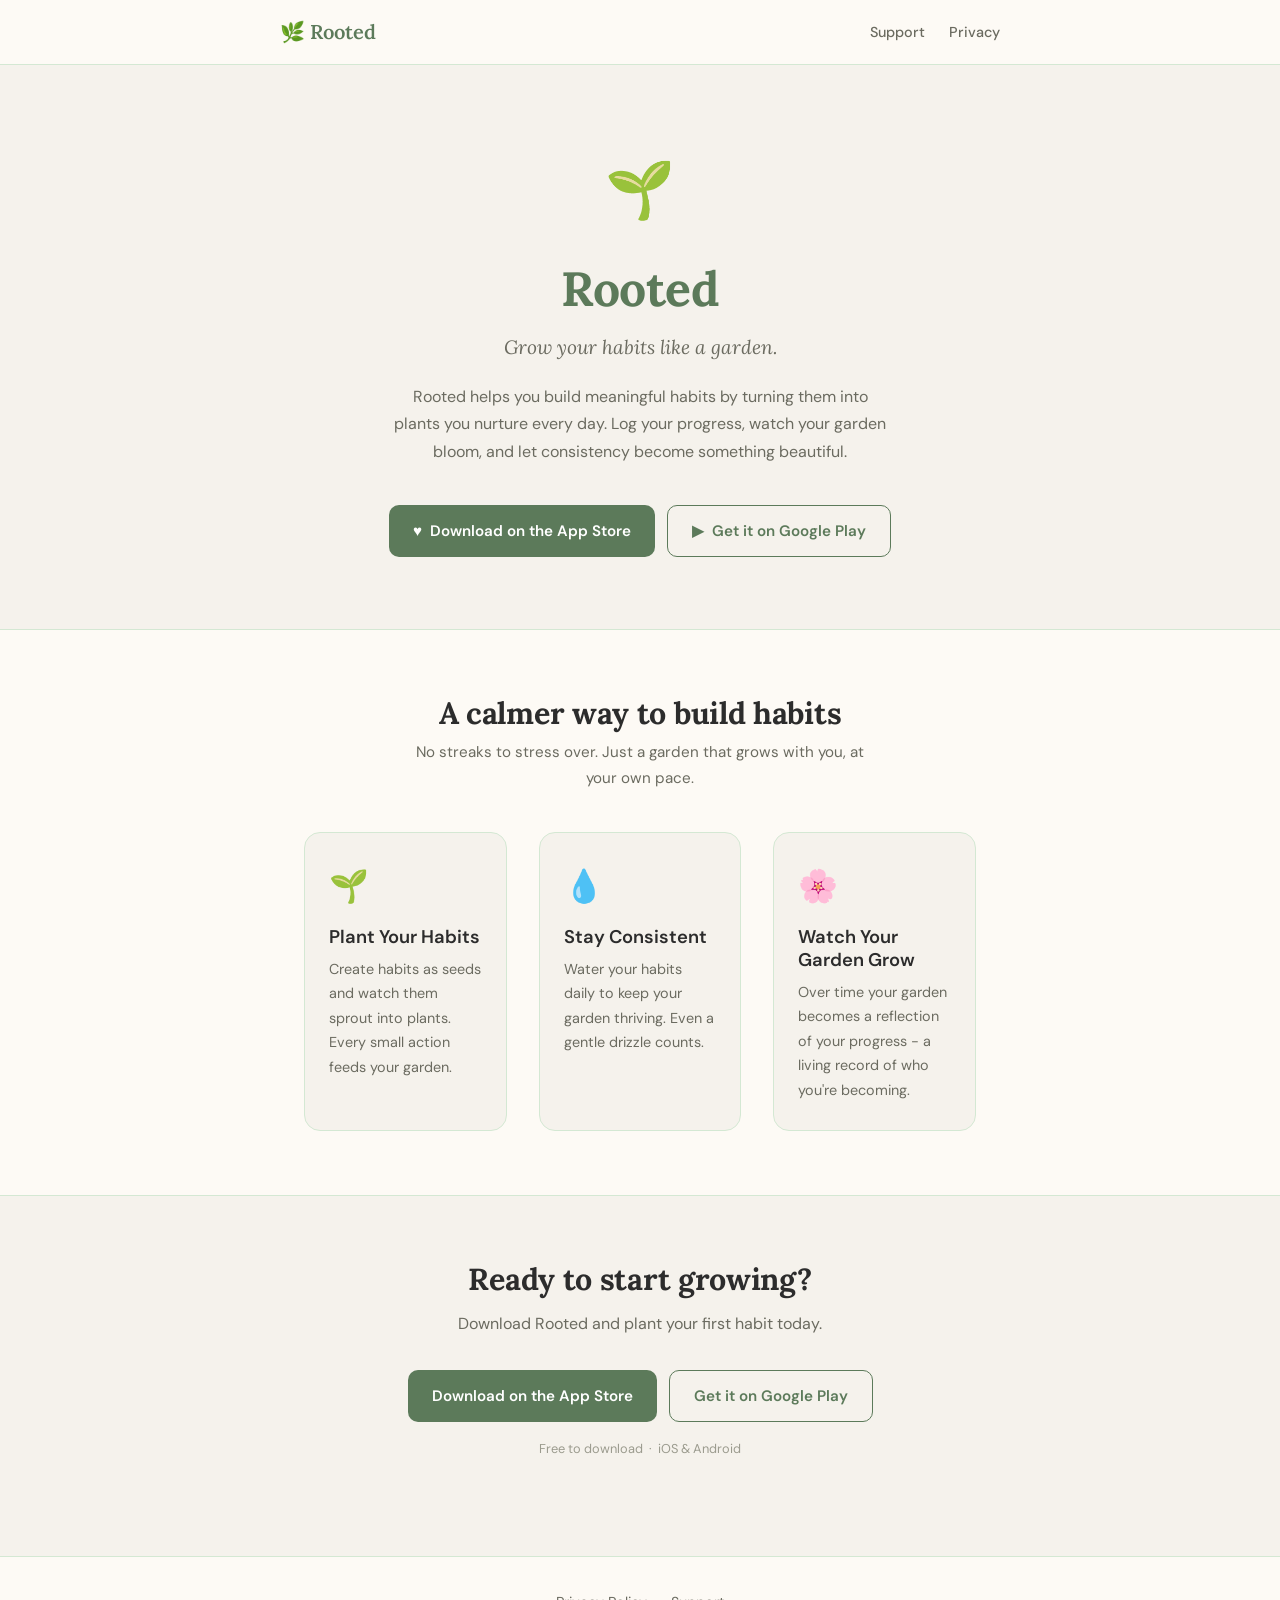
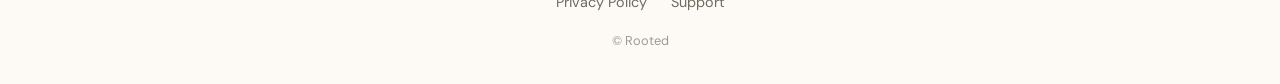
<file: index.html>
<!DOCTYPE html>
<html lang="en">
<head>
  <meta charset="UTF-8" />
  <meta name="viewport" content="width=device-width, initial-scale=1.0" />
  <title>Rooted - Grow your habits like a garden</title>
  <meta name="description" content="Rooted helps you build lasting habits by turning them into plants you nurture every day. Watch your garden flourish as your consistency grows." />
  <link rel="preconnect" href="https://fonts.googleapis.com" />
  <link href="https://fonts.googleapis.com/css2?family=Lora:ital,wght@0,400;0,600;1,400&family=DM+Sans:wght@300;400;500;600&display=swap" rel="stylesheet" />
  <link rel="stylesheet" href="styles.css" />
</head>
<body>

  <!-- Navigation -->
  <nav>
    <div class="nav-inner">
      <a href="index.html" class="nav-logo">🌿 Rooted</a>
      <ul class="nav-links">
        <li><a href="support.html">Support</a></li>
        <li><a href="privacy.html">Privacy</a></li>
      </ul>
    </div>
  </nav>

  <!-- Hero -->
  <section class="hero">
    <div class="container">
      <span class="hero-plant">🌱</span>
      <h1><span>Rooted</span></h1>
      <p class="hero-tagline">Grow your habits like a garden.</p>
      <p class="hero-desc">
        Rooted helps you build meaningful habits by turning them into plants you
        nurture every day. Log your progress, watch your garden bloom, and let
        consistency become something beautiful.
      </p>
      <div class="btn-group">
        <a href="#" class="btn btn-primary">
          <span>&#x2665;</span> Download on the App Store
        </a>
        <a href="#" class="btn btn-outline">
          <span>&#9654;</span> Get it on Google Play
        </a>
      </div>
    </div>
  </section>

  <!-- Features -->
  <section class="features">
    <div class="container">
      <h2 class="section-header">A calmer way to build habits</h2>
      <p class="section-sub">No streaks to stress over. Just a garden that grows with you, at your own pace.</p>
      <div class="features-grid">

        <div class="feature-card">
          <span class="feature-icon">🌱</span>
          <h3>Plant Your Habits</h3>
          <p>Create habits as seeds and watch them sprout into plants. Every small action feeds your garden.</p>
        </div>

        <div class="feature-card">
          <span class="feature-icon">💧</span>
          <h3>Stay Consistent</h3>
          <p>Water your habits daily to keep your garden thriving. Even a gentle drizzle counts.</p>
        </div>

        <div class="feature-card">
          <span class="feature-icon">🌸</span>
          <h3>Watch Your Garden Grow</h3>
          <p>Over time your garden becomes a reflection of your progress - a living record of who you're becoming.</p>
        </div>

      </div>
    </div>
  </section>

  <!-- Download -->
  <section class="download">
    <div class="container">
      <h2>Ready to start growing?</h2>
      <p>Download Rooted and plant your first habit today.</p>
      <div class="btn-group">
        <a href="#" class="btn btn-primary">Download on the App Store</a>
        <a href="#" class="btn btn-outline">Get it on Google Play</a>
      </div>
      <p class="store-note">Free to download &nbsp;·&nbsp; iOS &amp; Android</p>
    </div>
  </section>

  <!-- Footer -->
  <footer>
    <div class="footer-inner">
      <ul class="footer-links">
        <li><a href="privacy.html">Privacy Policy</a></li>
        <li><a href="support.html">Support</a></li>
      </ul>
      <p class="footer-copy">&copy; Rooted</p>
    </div>
  </footer>

</body>
</html>
</file>
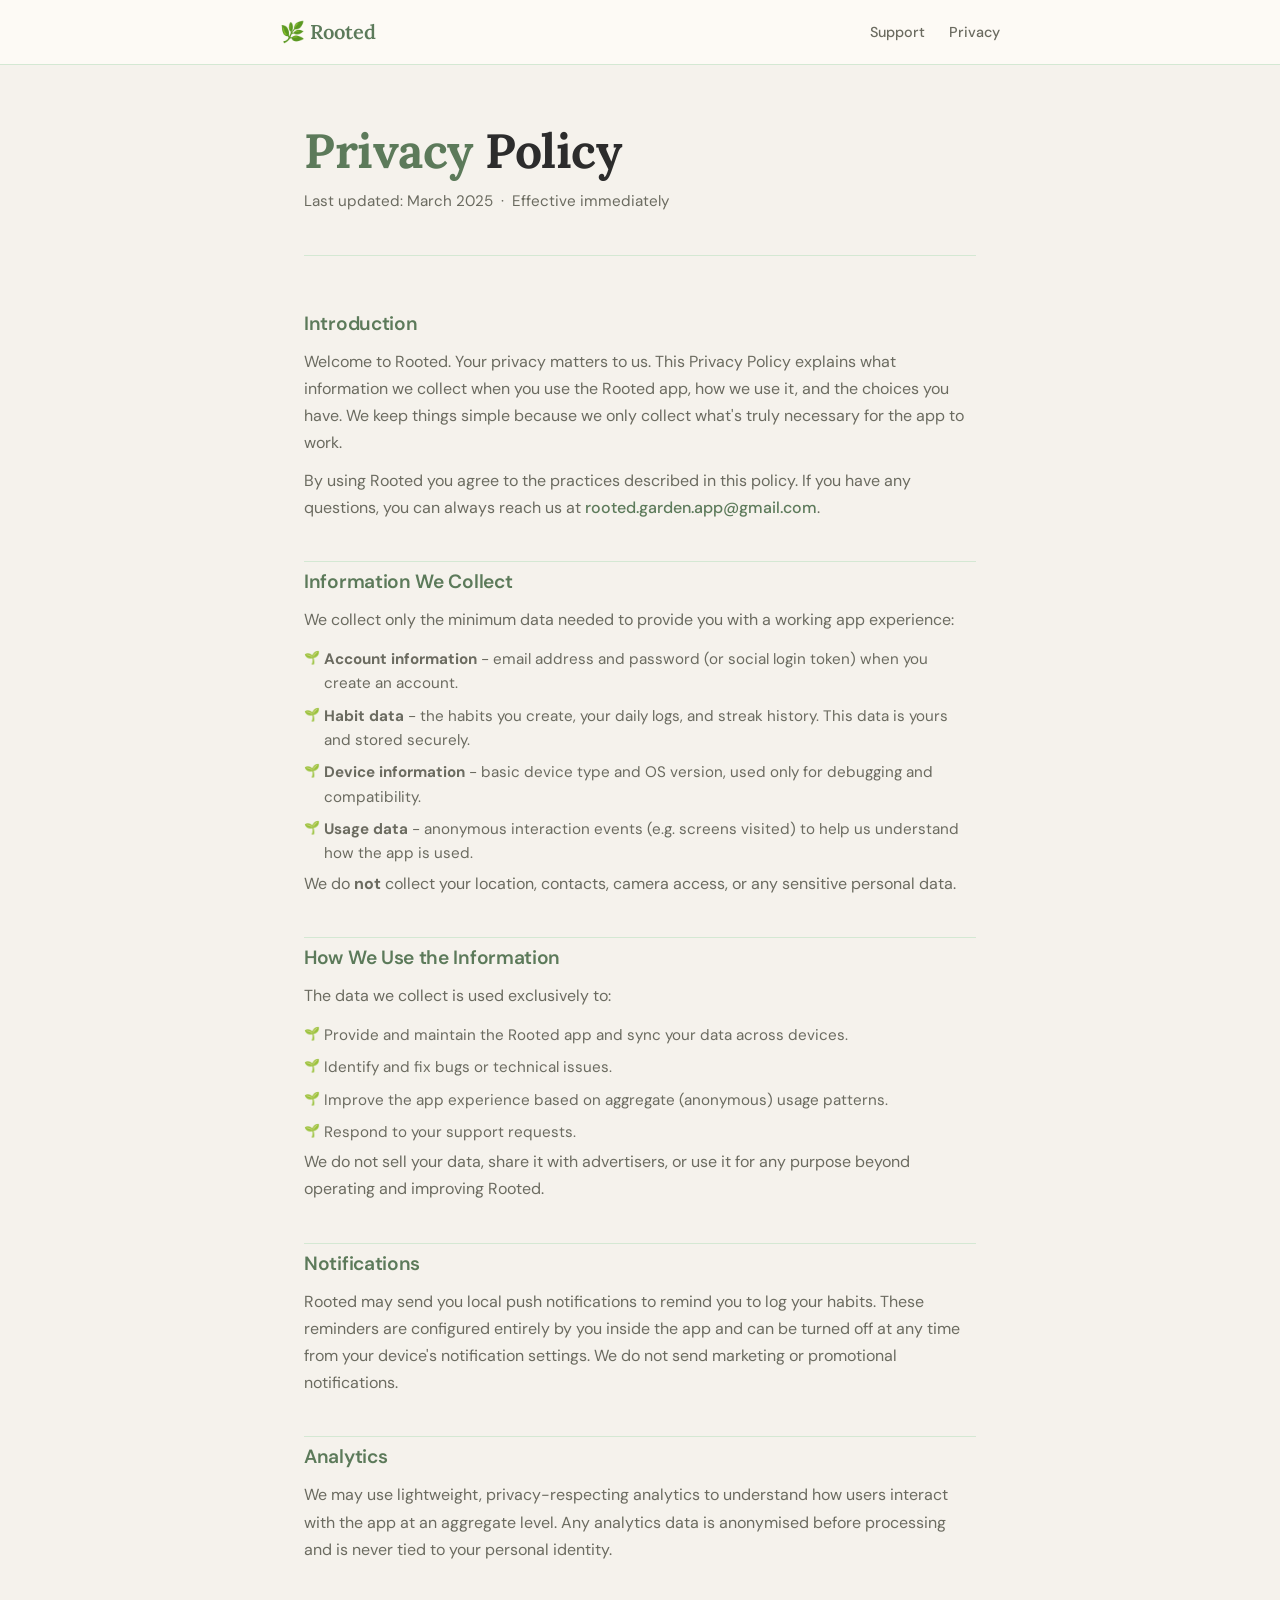
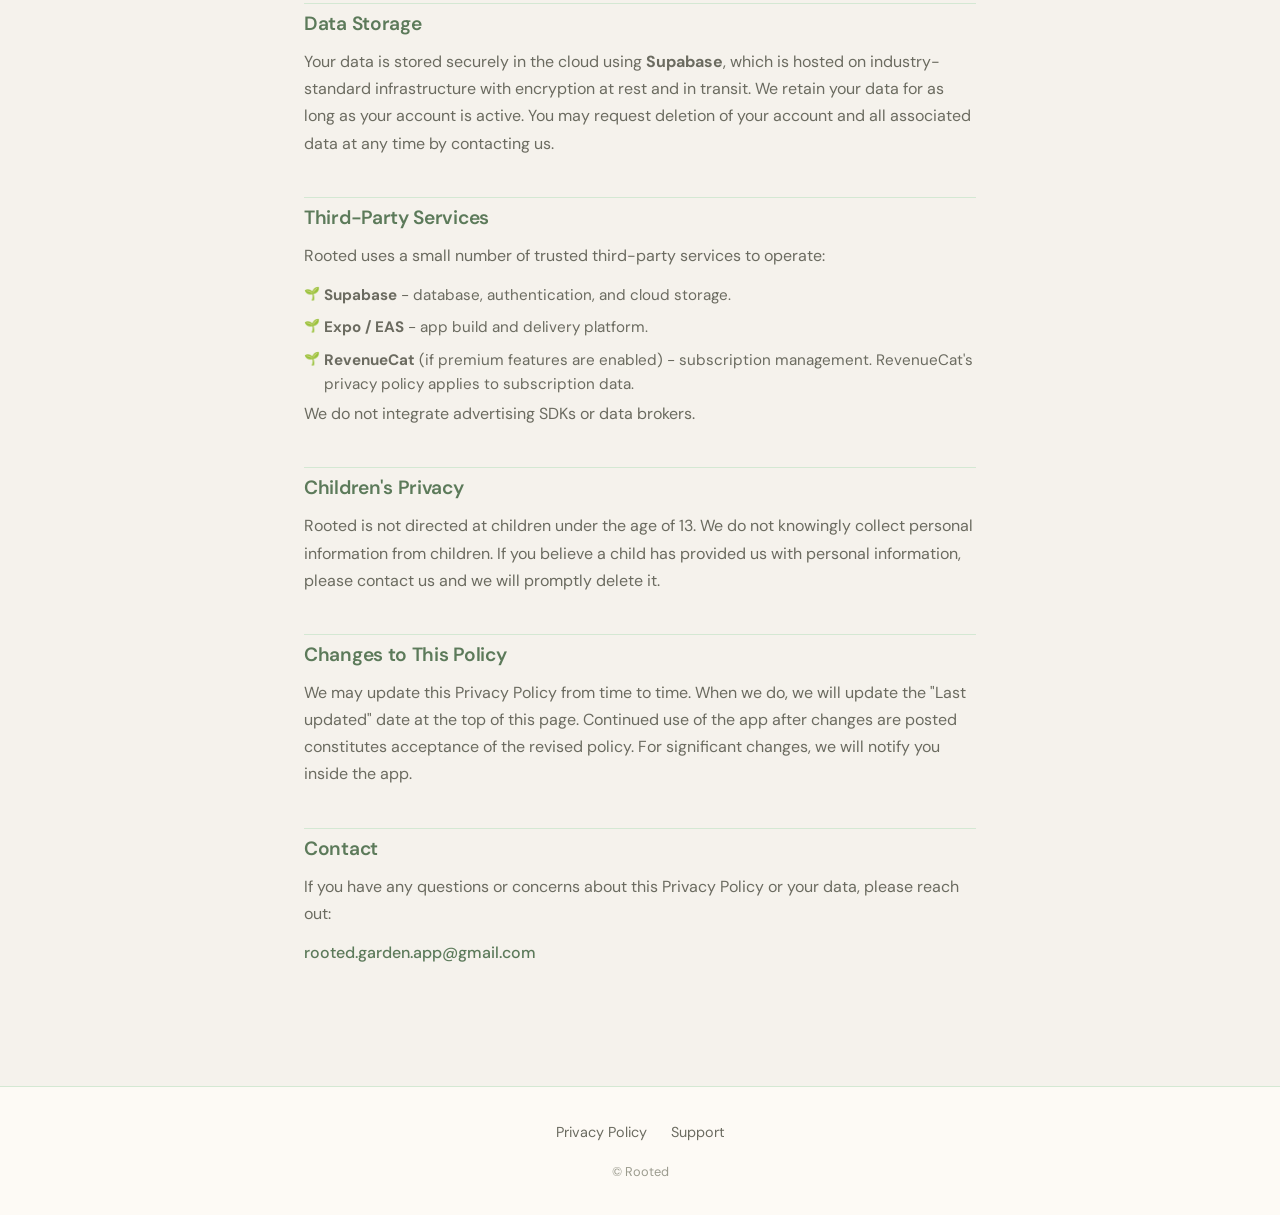
<file: privacy.html>
<!DOCTYPE html>
<html lang="en">
<head>
  <meta charset="UTF-8" />
  <meta name="viewport" content="width=device-width, initial-scale=1.0" />
  <title>Privacy Policy - Rooted</title>
  <meta name="description" content="Rooted privacy policy - how we collect, use, and protect your data." />
  <link rel="preconnect" href="https://fonts.googleapis.com" />
  <link href="https://fonts.googleapis.com/css2?family=Lora:ital,wght@0,400;0,600;1,400&family=DM+Sans:wght@300;400;500;600&display=swap" rel="stylesheet" />
  <link rel="stylesheet" href="styles.css" />
</head>
<body>

  <!-- Navigation -->
  <nav>
    <div class="nav-inner">
      <a href="index.html" class="nav-logo">🌿 Rooted</a>
      <ul class="nav-links">
        <li><a href="support.html">Support</a></li>
        <li><a href="privacy.html">Privacy</a></li>
      </ul>
    </div>
  </nav>

  <!-- Page Hero -->
  <div class="container">
    <div class="page-hero">
      <h1><span>Privacy</span> Policy</h1>
      <p>Last updated: March 2025 &nbsp;·&nbsp; Effective immediately</p>
    </div>
  </div>

  <!-- Content -->
  <div class="container prose" style="padding-bottom: 80px;">

    <section>
      <h2>Introduction</h2>
      <p>
        Welcome to Rooted. Your privacy matters to us. This Privacy Policy explains what information we collect when
        you use the Rooted app, how we use it, and the choices you have. We keep things simple because we only collect
        what's truly necessary for the app to work.
      </p>
      <p>
        By using Rooted you agree to the practices described in this policy. If you have any questions, you can always
        reach us at <a href="mailto:rooted.garden.app@gmail.com">rooted.garden.app@gmail.com</a>.
      </p>
    </section>

    <section>
      <h2>Information We Collect</h2>
      <p>We collect only the minimum data needed to provide you with a working app experience:</p>
      <ul>
        <li><strong>Account information</strong> - email address and password (or social login token) when you create an account.</li>
        <li><strong>Habit data</strong> - the habits you create, your daily logs, and streak history. This data is yours and stored securely.</li>
        <li><strong>Device information</strong> - basic device type and OS version, used only for debugging and compatibility.</li>
        <li><strong>Usage data</strong> - anonymous interaction events (e.g. screens visited) to help us understand how the app is used.</li>
      </ul>
      <p>We do <strong>not</strong> collect your location, contacts, camera access, or any sensitive personal data.</p>
    </section>

    <section>
      <h2>How We Use the Information</h2>
      <p>The data we collect is used exclusively to:</p>
      <ul>
        <li>Provide and maintain the Rooted app and sync your data across devices.</li>
        <li>Identify and fix bugs or technical issues.</li>
        <li>Improve the app experience based on aggregate (anonymous) usage patterns.</li>
        <li>Respond to your support requests.</li>
      </ul>
      <p>We do not sell your data, share it with advertisers, or use it for any purpose beyond operating and improving Rooted.</p>
    </section>

    <section>
      <h2>Notifications</h2>
      <p>
        Rooted may send you local push notifications to remind you to log your habits. These reminders are configured
        entirely by you inside the app and can be turned off at any time from your device's notification settings.
        We do not send marketing or promotional notifications.
      </p>
    </section>

    <section>
      <h2>Analytics</h2>
      <p>
        We may use lightweight, privacy-respecting analytics to understand how users interact with the app at an
        aggregate level. Any analytics data is anonymised before processing and is never tied to your personal identity.
      </p>
    </section>

    <section>
      <h2>Data Storage</h2>
      <p>
        Your data is stored securely in the cloud using <strong>Supabase</strong>, which is hosted on industry-standard
        infrastructure with encryption at rest and in transit. We retain your data for as long as your account is active.
        You may request deletion of your account and all associated data at any time by contacting us.
      </p>
    </section>

    <section>
      <h2>Third-Party Services</h2>
      <p>Rooted uses a small number of trusted third-party services to operate:</p>
      <ul>
        <li><strong>Supabase</strong> - database, authentication, and cloud storage.</li>
        <li><strong>Expo / EAS</strong> - app build and delivery platform.</li>
        <li><strong>RevenueCat</strong> (if premium features are enabled) - subscription management. RevenueCat's privacy policy applies to subscription data.</li>
      </ul>
      <p>We do not integrate advertising SDKs or data brokers.</p>
    </section>

    <section>
      <h2>Children's Privacy</h2>
      <p>
        Rooted is not directed at children under the age of 13. We do not knowingly collect personal information from
        children. If you believe a child has provided us with personal information, please contact us and we will
        promptly delete it.
      </p>
    </section>

    <section>
      <h2>Changes to This Policy</h2>
      <p>
        We may update this Privacy Policy from time to time. When we do, we will update the "Last updated" date at the
        top of this page. Continued use of the app after changes are posted constitutes acceptance of the revised policy.
        For significant changes, we will notify you inside the app.
      </p>
    </section>

    <section>
      <h2>Contact</h2>
      <p>
        If you have any questions or concerns about this Privacy Policy or your data, please reach out:
      </p>
      <p style="margin-top: 12px;">
        <a href="mailto:rooted.garden.app@gmail.com">rooted.garden.app@gmail.com</a>
      </p>
    </section>

  </div>

  <!-- Footer -->
  <footer>
    <div class="footer-inner">
      <ul class="footer-links">
        <li><a href="privacy.html">Privacy Policy</a></li>
        <li><a href="support.html">Support</a></li>
      </ul>
      <p class="footer-copy">&copy; Rooted</p>
    </div>
  </footer>

</body>
</html>
</file>
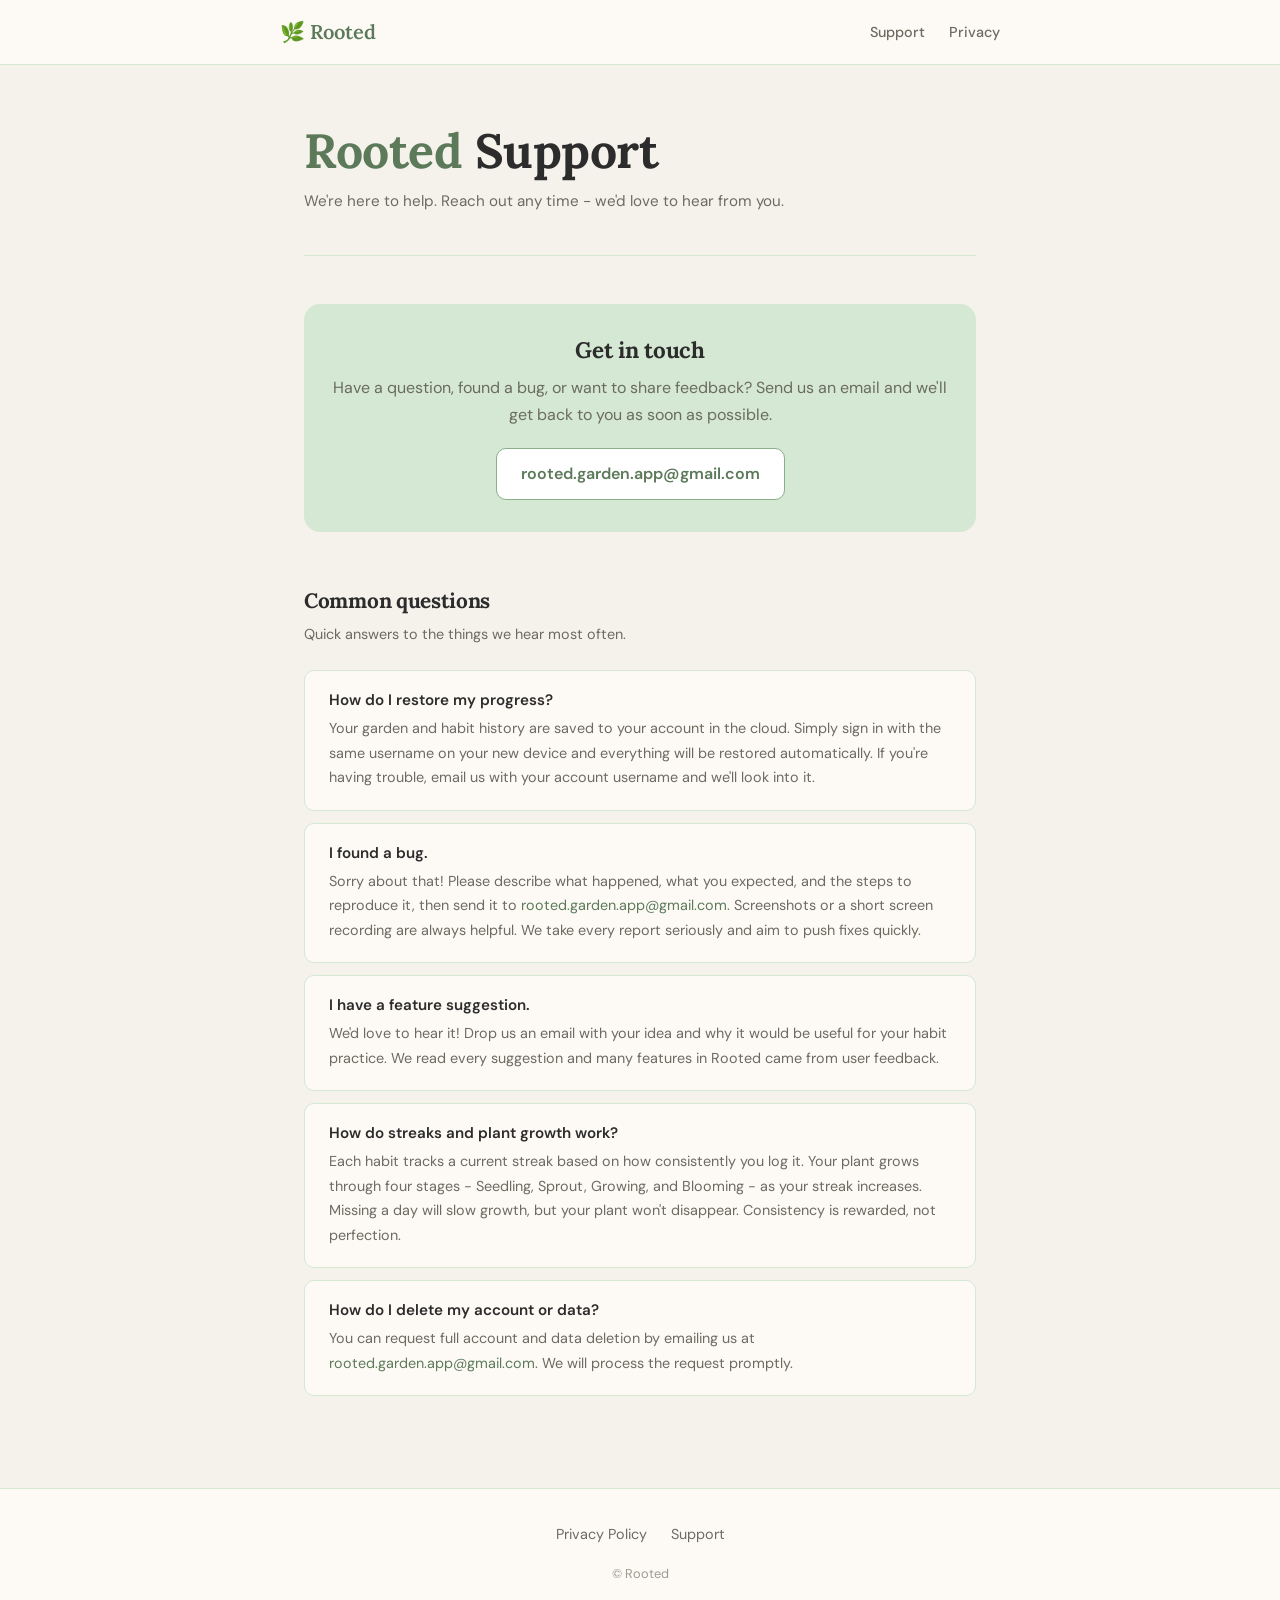
<file: support.html>
<!DOCTYPE html>
<html lang="en">
<head>
  <meta charset="UTF-8" />
  <meta name="viewport" content="width=device-width, initial-scale=1.0" />
  <title>Support - Rooted</title>
  <meta name="description" content="Get help with Rooted - contact support or browse common questions." />
  <link rel="preconnect" href="https://fonts.googleapis.com" />
  <link href="https://fonts.googleapis.com/css2?family=Lora:ital,wght@0,400;0,600;1,400&family=DM+Sans:wght@300;400;500;600&display=swap" rel="stylesheet" />
  <link rel="stylesheet" href="styles.css" />
</head>
<body>

  <!-- Navigation -->
  <nav>
    <div class="nav-inner">
      <a href="index.html" class="nav-logo">🌿 Rooted</a>
      <ul class="nav-links">
        <li><a href="support.html">Support</a></li>
        <li><a href="privacy.html">Privacy</a></li>
      </ul>
    </div>
  </nav>

  <!-- Page Hero -->
  <div class="container">
    <div class="page-hero">
      <h1><span>Rooted</span> Support</h1>
      <p>We're here to help. Reach out any time - we'd love to hear from you.</p>
    </div>
  </div>

  <!-- Contact -->
  <div class="container" style="padding-bottom: 56px;">

    <div class="contact-card">
      <h2>Get in touch</h2>
      <p>
        Have a question, found a bug, or want to share feedback? Send us an email and we'll get back to you as soon as possible.
      </p>
      <a href="mailto:rooted.garden.app@gmail.com" class="contact-email">
        rooted.garden.app@gmail.com
      </a>
    </div>

  </div>

  <!-- FAQ -->
  <div class="container" style="padding-bottom: 80px;">

    <h2 style="margin-bottom: 8px; font-size: 1.3rem;">Common questions</h2>
    <p style="margin-bottom: 24px; font-size: 0.9rem;">Quick answers to the things we hear most often.</p>

    <div class="faq-item">
      <h3>How do I restore my progress?</h3>
      <p>
        Your garden and habit history are saved to your account in the cloud. Simply sign in with the same username
        on your new device and everything will be restored automatically. If you're having trouble, email us with your
        account username and we'll look into it.
      </p>
    </div>

    <div class="faq-item">
      <h3>I found a bug.</h3>
      <p>
        Sorry about that! Please describe what happened, what you expected, and the steps to reproduce it, then send it
        to <a href="mailto:rooted.garden.app@gmail.com">rooted.garden.app@gmail.com</a>. Screenshots or a short screen recording are always helpful.
        We take every report seriously and aim to push fixes quickly.
      </p>
    </div>

    <div class="faq-item">
      <h3>I have a feature suggestion.</h3>
      <p>
        We'd love to hear it! Drop us an email with your idea and why it would be useful for your habit practice.
        We read every suggestion and many features in Rooted came from user feedback.
      </p>
    </div>

    <div class="faq-item">
      <h3>How do streaks and plant growth work?</h3>
      <p>
        Each habit tracks a current streak based on how consistently you log it. Your plant grows through four stages -
        Seedling, Sprout, Growing, and Blooming - as your streak increases. Missing a day will slow growth, but your
        plant won't disappear. Consistency is rewarded, not perfection.
      </p>
    </div>

    <div class="faq-item">
      <h3>How do I delete my account or data?</h3>
      <p>
        You can request full account and data deletion by emailing us at
        <a href="mailto:rooted.garden.app@gmail.com">rooted.garden.app@gmail.com</a>. We will process the request promptly.
      </p>
    </div>

  </div>

  <!-- Footer -->
  <footer>
    <div class="footer-inner">
      <ul class="footer-links">
        <li><a href="privacy.html">Privacy Policy</a></li>
        <li><a href="support.html">Support</a></li>
      </ul>
      <p class="footer-copy">&copy; Rooted</p>
    </div>
  </footer>

</body>
</html>
</file>
<file: styles.css>
/* =============================================
   Rooted - Website Stylesheet
   ============================================= */

:root {
  --bg-warm: #F5F2EC;
  --bg-cream: #FDFAF5;
  --green: #5C7A5A;
  --green-mid: #8BAF89;
  --green-pale: #D4E8D3;
  --sand: #E8D5B0;
  --sand-dark: #C4A882;
  --text: #2C2C2C;
  --text-mid: #6B6B60;
  --text-light: #9B9B8E;
  --radius: 16px;
  --radius-sm: 10px;
  --max-width: 720px;
}

*, *::before, *::after {
  box-sizing: border-box;
  margin: 0;
  padding: 0;
}

html {
  font-size: 16px;
  scroll-behavior: smooth;
}

body {
  font-family: 'DM Sans', -apple-system, BlinkMacSystemFont, 'Segoe UI', sans-serif;
  background: var(--bg-warm);
  color: var(--text);
  line-height: 1.6;
  min-height: 100vh;
}

/* ── Typography ── */
h1, h2, h3 {
  font-family: 'Lora', Georgia, serif;
  line-height: 1.25;
  color: var(--text);
}

h1 { font-size: clamp(2rem, 5vw, 3rem); letter-spacing: -0.5px; }
h2 { font-size: clamp(1.4rem, 3vw, 1.9rem); letter-spacing: -0.3px; }
h3 { font-size: 1.15rem; font-family: 'DM Sans', sans-serif; font-weight: 600; }

p {
  color: var(--text-mid);
  font-size: 1rem;
  line-height: 1.7;
}

a {
  color: var(--green);
  text-decoration: none;
}

a:hover {
  text-decoration: underline;
}

/* ── Layout ── */
.container {
  max-width: var(--max-width);
  margin: 0 auto;
  padding: 0 24px;
}

section {
  padding: 64px 0;
}

/* ── Nav ── */
nav {
  background: var(--bg-cream);
  border-bottom: 1px solid var(--green-pale);
  padding: 16px 24px;
  position: sticky;
  top: 0;
  z-index: 100;
}

.nav-inner {
  max-width: var(--max-width);
  margin: 0 auto;
  display: flex;
  align-items: center;
  justify-content: space-between;
}

.nav-logo {
  font-family: 'Lora', serif;
  font-size: 1.25rem;
  color: var(--green);
  font-weight: 600;
  text-decoration: none;
}

.nav-logo:hover {
  text-decoration: none;
  color: var(--green);
  opacity: 0.85;
}

.nav-links {
  display: flex;
  gap: 24px;
  list-style: none;
}

.nav-links a {
  font-size: 0.9rem;
  color: var(--text-mid);
  font-weight: 500;
}

.nav-links a:hover {
  color: var(--green);
  text-decoration: none;
}

/* ── Hero ── */
.hero {
  padding: 80px 0 72px;
  text-align: center;
}

.hero-plant {
  font-size: 3.5rem;
  margin-bottom: 24px;
  display: block;
}

.hero h1 {
  margin-bottom: 12px;
}

.hero h1 span {
  color: var(--green);
}

.hero-tagline {
  font-size: 1.2rem;
  color: var(--text-mid);
  margin-bottom: 20px;
  font-style: italic;
  font-family: 'Lora', serif;
}

.hero-desc {
  max-width: 500px;
  margin: 0 auto 40px;
  font-size: 1rem;
  color: var(--text-mid);
}

/* ── Buttons ── */
.btn-group {
  display: flex;
  gap: 12px;
  justify-content: center;
  flex-wrap: wrap;
}

.btn {
  display: inline-flex;
  align-items: center;
  gap: 8px;
  padding: 13px 24px;
  border-radius: var(--radius-sm);
  font-size: 0.95rem;
  font-weight: 600;
  font-family: 'DM Sans', sans-serif;
  cursor: pointer;
  transition: opacity 0.15s ease, transform 0.1s ease;
  text-decoration: none;
}

.btn:hover {
  opacity: 0.88;
  transform: translateY(-1px);
  text-decoration: none;
}

.btn:active {
  transform: translateY(0);
}

.btn-primary {
  background: var(--green);
  color: #fff;
}

.btn-outline {
  background: transparent;
  color: var(--green);
  border: 1.5px solid var(--green);
}

/* ── Features ── */
.features {
  background: var(--bg-cream);
  border-top: 1px solid var(--green-pale);
  border-bottom: 1px solid var(--green-pale);
}

.features-grid {
  display: grid;
  grid-template-columns: repeat(auto-fit, minmax(200px, 1fr));
  gap: 32px;
  margin-top: 40px;
}

.feature-card {
  background: var(--bg-warm);
  border-radius: var(--radius);
  padding: 28px 24px;
  border: 1px solid var(--green-pale);
}

.feature-icon {
  font-size: 2rem;
  margin-bottom: 14px;
  display: block;
}

.feature-card h3 {
  margin-bottom: 8px;
  color: var(--text);
}

.feature-card p {
  font-size: 0.9rem;
}

/* ── Download ── */
.download {
  text-align: center;
}

.download h2 {
  margin-bottom: 12px;
}

.download p {
  margin-bottom: 32px;
}

.store-note {
  margin-top: 16px;
  font-size: 0.8rem;
  color: var(--text-light);
}

/* ── Footer ── */
footer {
  background: var(--bg-cream);
  border-top: 1px solid var(--green-pale);
  padding: 32px 24px;
  text-align: center;
}

.footer-inner {
  max-width: var(--max-width);
  margin: 0 auto;
}

.footer-links {
  display: flex;
  justify-content: center;
  gap: 24px;
  list-style: none;
  margin-bottom: 16px;
}

.footer-links a {
  font-size: 0.9rem;
  color: var(--text-mid);
}

.footer-copy {
  font-size: 0.8rem;
  color: var(--text-light);
}

/* ── Section headers ── */
.section-header {
  text-align: center;
  margin-bottom: 8px;
}

.section-sub {
  text-align: center;
  color: var(--text-mid);
  max-width: 460px;
  margin: 0 auto;
  font-size: 0.95rem;
}

/* ── Page (privacy / support) ── */
.page-hero {
  padding: 56px 0 40px;
  border-bottom: 1px solid var(--green-pale);
  margin-bottom: 48px;
}

.page-hero h1 span {
  color: var(--green);
}

.page-hero p {
  margin-top: 8px;
  font-size: 0.95rem;
}

.prose section {
  padding: 0 0 40px;
  border-bottom: 1px solid var(--green-pale);
  margin-bottom: 0;
}

.prose section:last-child {
  border-bottom: none;
}

.prose h2 {
  font-size: 1.2rem;
  margin-bottom: 12px;
  padding-top: 8px;
  color: var(--green);
  font-family: 'DM Sans', sans-serif;
  font-weight: 600;
}

.prose p + p {
  margin-top: 10px;
}

.prose ul {
  list-style: none;
  margin-top: 10px;
}

.prose ul li {
  padding: 4px 0 4px 20px;
  position: relative;
  color: var(--text-mid);
  font-size: 0.95rem;
}

.prose ul li::before {
  content: '🌱';
  position: absolute;
  left: 0;
  font-size: 0.8rem;
  top: 5px;
}

.prose a {
  color: var(--green);
  font-weight: 500;
}

/* ── Support FAQ ── */
.faq-item {
  background: var(--bg-cream);
  border: 1px solid var(--green-pale);
  border-radius: var(--radius-sm);
  padding: 20px 24px;
  margin-bottom: 12px;
}

.faq-item h3 {
  font-size: 0.95rem;
  font-weight: 600;
  margin-bottom: 6px;
  color: var(--text);
}

.faq-item p {
  font-size: 0.9rem;
}

.contact-card {
  background: var(--green-pale);
  border-radius: var(--radius);
  padding: 32px 28px;
  text-align: center;
  margin-top: 8px;
}

.contact-card h2 {
  margin-bottom: 10px;
  font-size: 1.4rem;
}

.contact-card p {
  margin-bottom: 20px;
}

.contact-email {
  display: inline-block;
  font-size: 1rem;
  font-weight: 600;
  color: var(--green);
  background: #fff;
  padding: 12px 24px;
  border-radius: var(--radius-sm);
  border: 1.5px solid var(--green-mid);
}

.contact-email:hover {
  text-decoration: none;
  background: var(--bg-warm);
}

/* ── Responsive ── */
@media (max-width: 480px) {
  .nav-links { display: none; }
  .features-grid { grid-template-columns: 1fr; }
  section { padding: 48px 0; }
  .hero { padding: 56px 0 48px; }
}
</file>
